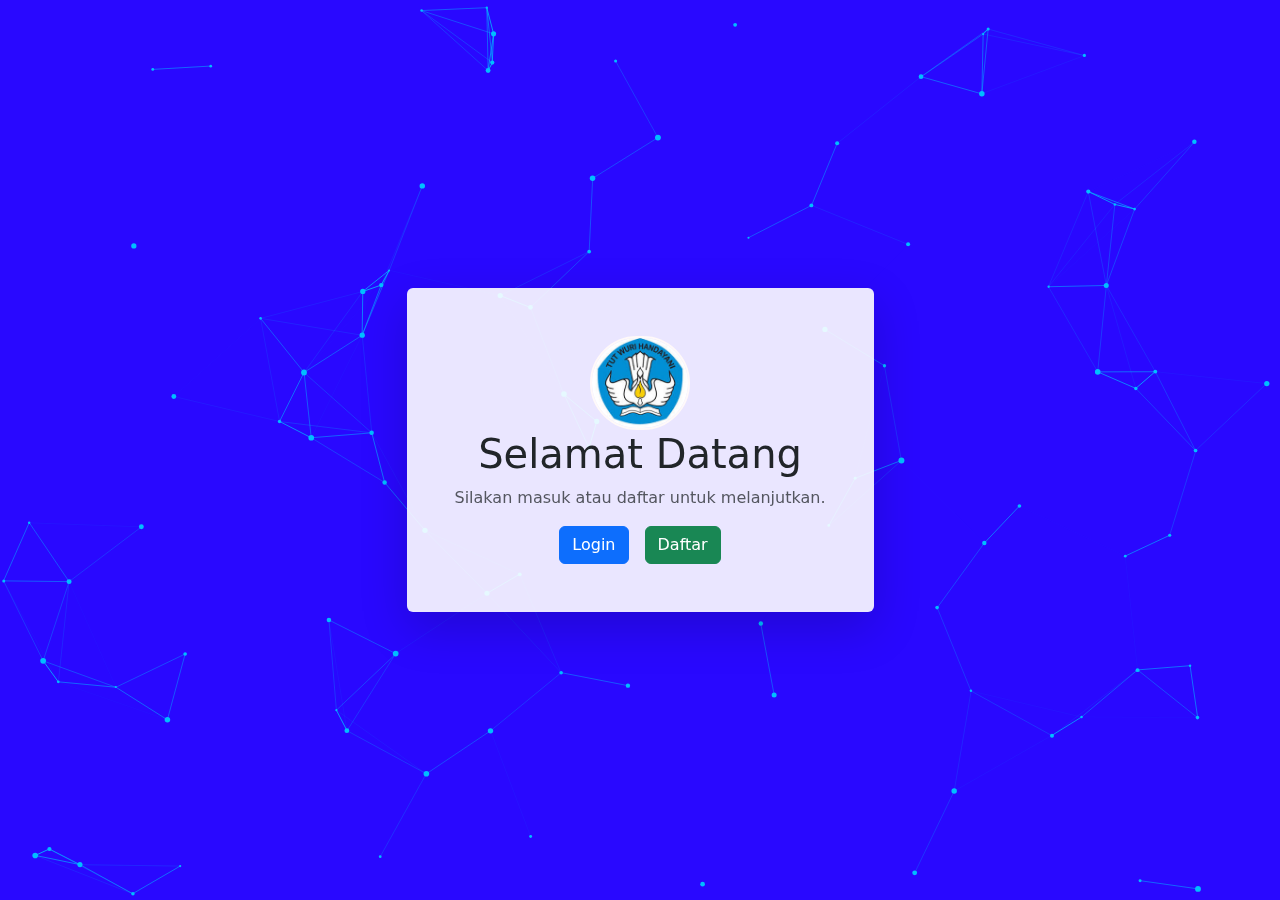
<file: index.html>
<!DOCTYPE html>
<html lang="id">

<head>
    <meta charset="UTF-8" />
    <meta name="viewport" content="width=device-width, initial-scale=1.0" />
    <title>Landing Page</title>
    <link href="https://cdn.jsdelivr.net/npm/bootstrap@5.3.0/dist/css/bootstrap.min.css" rel="stylesheet" />
    <style>
        body,
        html {
            margin: 0;
            padding: 0;
            height: 100%;
            overflow: hidden;
        }

        body {
            background: #2908ff;
        }

        canvas {
            position: fixed;
            top: 0;
            left: 0;
            z-index: -1;
        }

        .content {
            z-index: 1;
        }

        img {
            padding: 0;
            margin: 0;
            box-shadow: inset;
            border-radius: 200px;
            border: 2px solid rgb(255, 249, 249);
        }

        .card-bg {
            background-color: rgba(255, 255, 255, 0.9);
        }
    </style>
</head>

<body>
    <canvas id="networkCanvas"></canvas>

    <div class="d-flex justify-content-center align-items-center vh-100 content">
        <div class="text-center card-bg p-5 rounded shadow-lg">
            <img src="img/logo.jpg" alt="" width="100px" />
            <h1>Selamat Datang</h1>
            <p class="text-muted">Silakan masuk atau daftar untuk melanjutkan.</p>
            <div class="d-flex justify-content-center gap-3 mt-3">
                <a href="login.html" class="btn btn-primary">Login</a>
                <a href="daftar.html" class="btn btn-success">Daftar</a>
            </div>
        </div>
    </div>

    <script>
        const canvas = document.getElementById('networkCanvas');
        const ctx = canvas.getContext('2d');

        canvas.width = window.innerWidth;
        canvas.height = window.innerHeight;

        const nodes = [];
        const maxNodes = 100;

        for (let i = 0; i < maxNodes; i++) {
            nodes.push({
                x: Math.random() * canvas.width,
                y: Math.random() * canvas.height,
                vx: (Math.random() - 0.5) * 0.5,
                vy: (Math.random() - 0.5) * 0.5,
                radius: Math.random() * 2 + 1
            });
        }

        function draw() {
            ctx.clearRect(0, 0, canvas.width, canvas.height);
            for (let i = 0; i < maxNodes; i++) {
                let node = nodes[i];
                ctx.beginPath();
                ctx.arc(node.x, node.y, node.radius, 0, Math.PI * 2);
                ctx.fillStyle = "#00bfff"; // blue dots
                ctx.fill();
                node.x += node.vx;
                node.y += node.vy;

                if (node.x < 0 || node.x > canvas.width) node.vx *= -1;
                if (node.y < 0 || node.y > canvas.height) node.vy *= -1;

                for (let j = i + 1; j < maxNodes; j++) {
                    let node2 = nodes[j];
                    let dx = node.x - node2.x;
                    let dy = node.y - node2.y;
                    let dist = Math.sqrt(dx * dx + dy * dy);
                    if (dist < 120) {
                        ctx.beginPath();
                        ctx.moveTo(node.x, node.y);
                        ctx.lineTo(node2.x, node2.y);
                        ctx.strokeStyle = "rgba(0, 191, 255," + (1 - dist / 120) + ")";
                        ctx.stroke();
                    }
                }
            }
            requestAnimationFrame(draw);
        }

        draw();

        window.addEventListener('resize', () => {
            canvas.width = window.innerWidth;
            canvas.height = window.innerHeight;
        });
    </script>
</body>

</html>
</file>
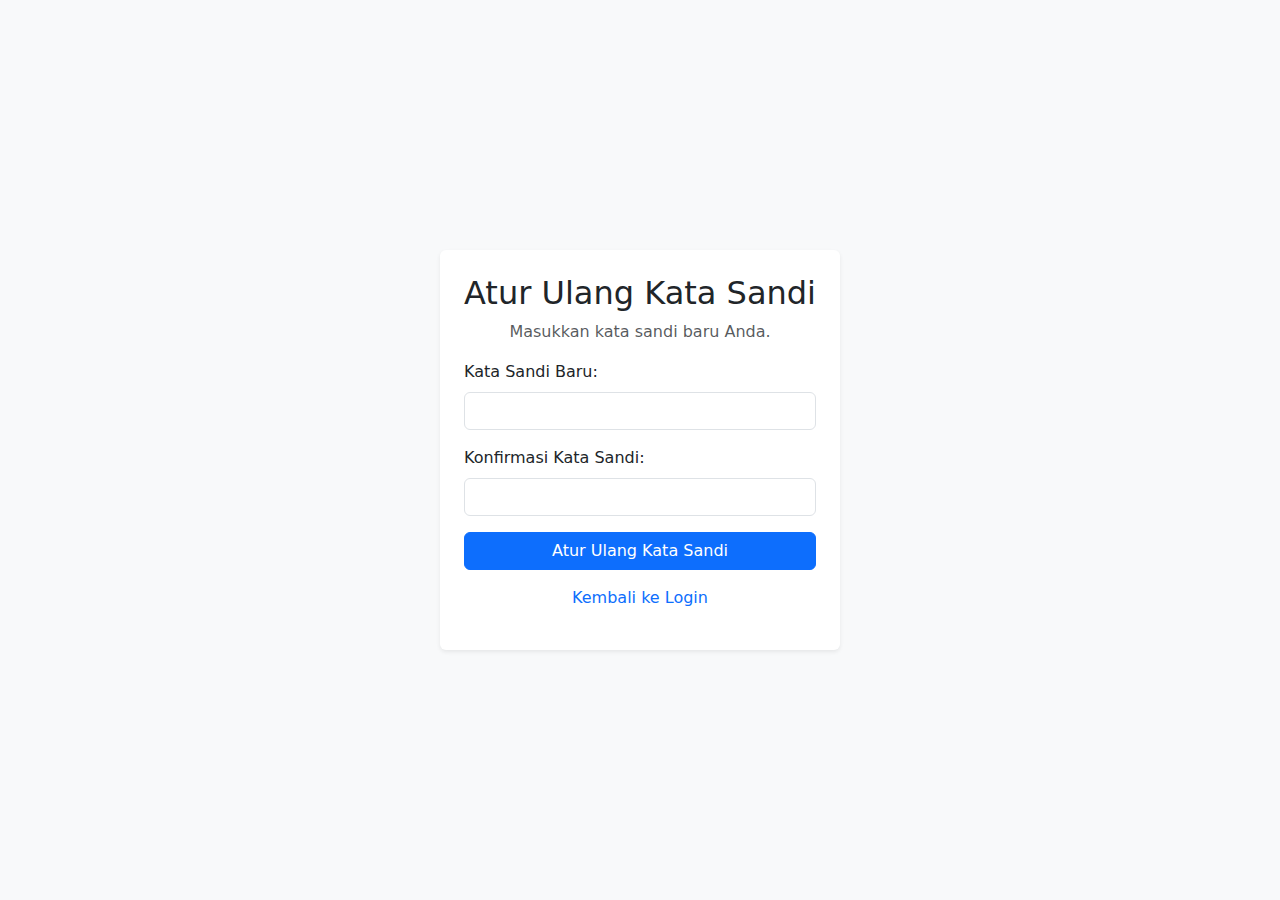
<file: atur-ulang-kata-sandi.html>
<!DOCTYPE html>
<html lang="id">
<head>
    <meta charset="UTF-8">
    <meta name="viewport" content="width=device-width, initial-scale=1.0">
    <title>Atur Ulang Kata Sandi</title>
    <link href="https://cdn.jsdelivr.net/npm/bootstrap@5.3.0/dist/css/bootstrap.min.css" rel="stylesheet">
</head>
<body class="d-flex justify-content-center align-items-center vh-100 bg-light">
    <div class="container bg-white p-4 rounded shadow-sm" style="max-width: 400px;">
        <h2 class="text-center">Atur Ulang Kata Sandi</h2>
        <p class="text-center text-muted">Masukkan kata sandi baru Anda.</p>
        <form action="#" method="POST">
            <div class="mb-3">
                <label for="new-password" class="form-label">Kata Sandi Baru:</label>
                <input type="password" id="new-password" name="new-password" class="form-control" required>
            </div>
            <div class="mb-3">
                <label for="confirm-password" class="form-label">Konfirmasi Kata Sandi:</label>
                <input type="password" id="confirm-password" name="confirm-password" class="form-control" required>
            </div>
            <a href="berhasil-ubah-kata-sandi.html" class="btn btn-primary w-100">Atur Ulang Kata Sandi</a>
        </form>
        <p class="text-center mt-3"><a href="login.html" class="text-decoration-none">Kembali ke Login</a></p>
    </div>
</body>
</html>
</file>
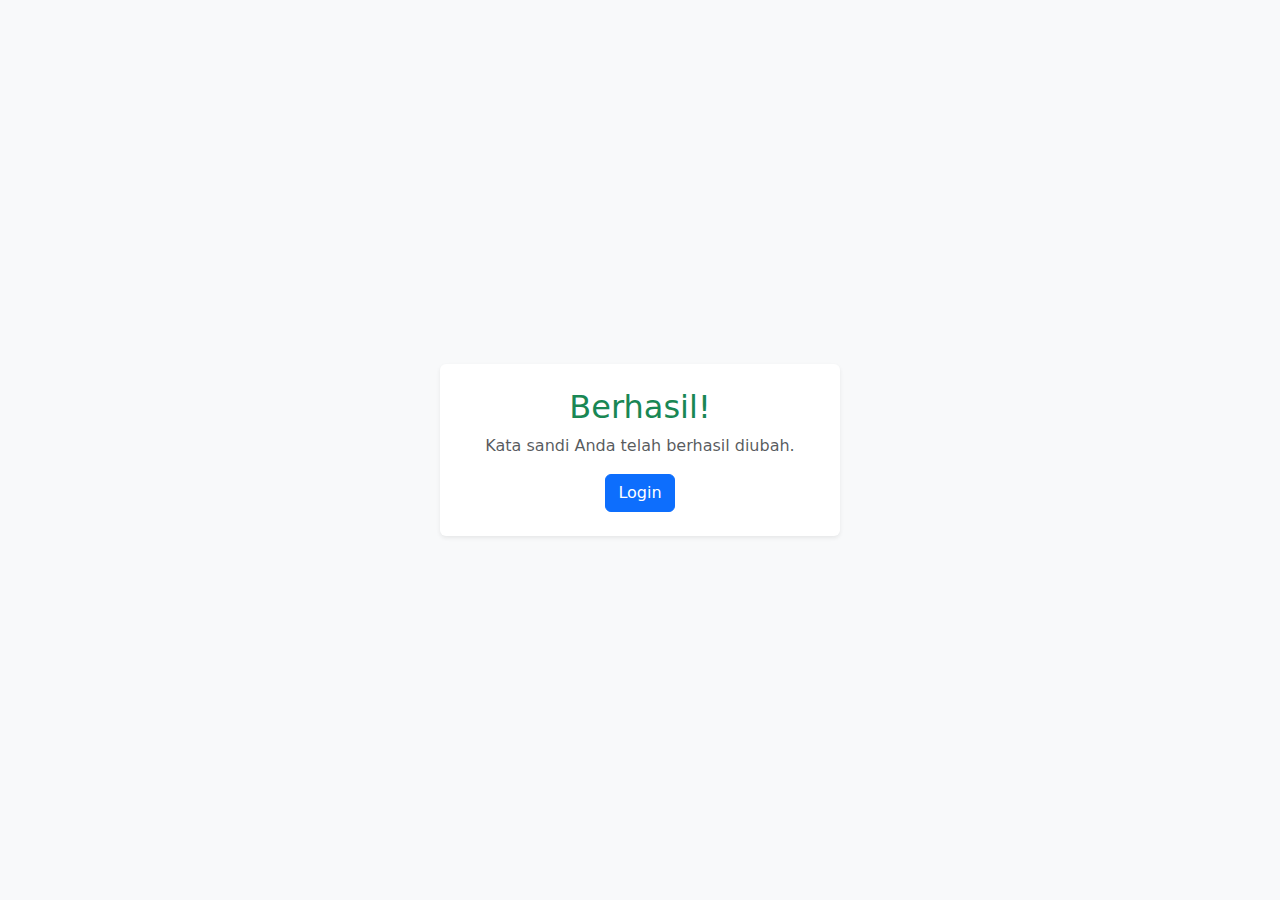
<file: berhasil-ubah-kata-sandi.html>
<!DOCTYPE html>
<html lang="id">
<head>
    <meta charset="UTF-8">
    <meta name="viewport" content="width=device-width, initial-scale=1.0">
    <title>Kata Sandi Berhasil Diubah</title>
    <link href="https://cdn.jsdelivr.net/npm/bootstrap@5.3.0/dist/css/bootstrap.min.css" rel="stylesheet">
</head>
<body class="d-flex justify-content-center align-items-center vh-100 bg-light">
    <div class="container bg-white p-4 rounded shadow-sm text-center" style="max-width: 400px;">
        <h2 class="text-success">Berhasil!</h2>
        <p class="text-muted">Kata sandi Anda telah berhasil diubah.</p>
        <a href="login.html" class="btn btn-primary">Login</a>
    </div>
</body>
</html>
</file>
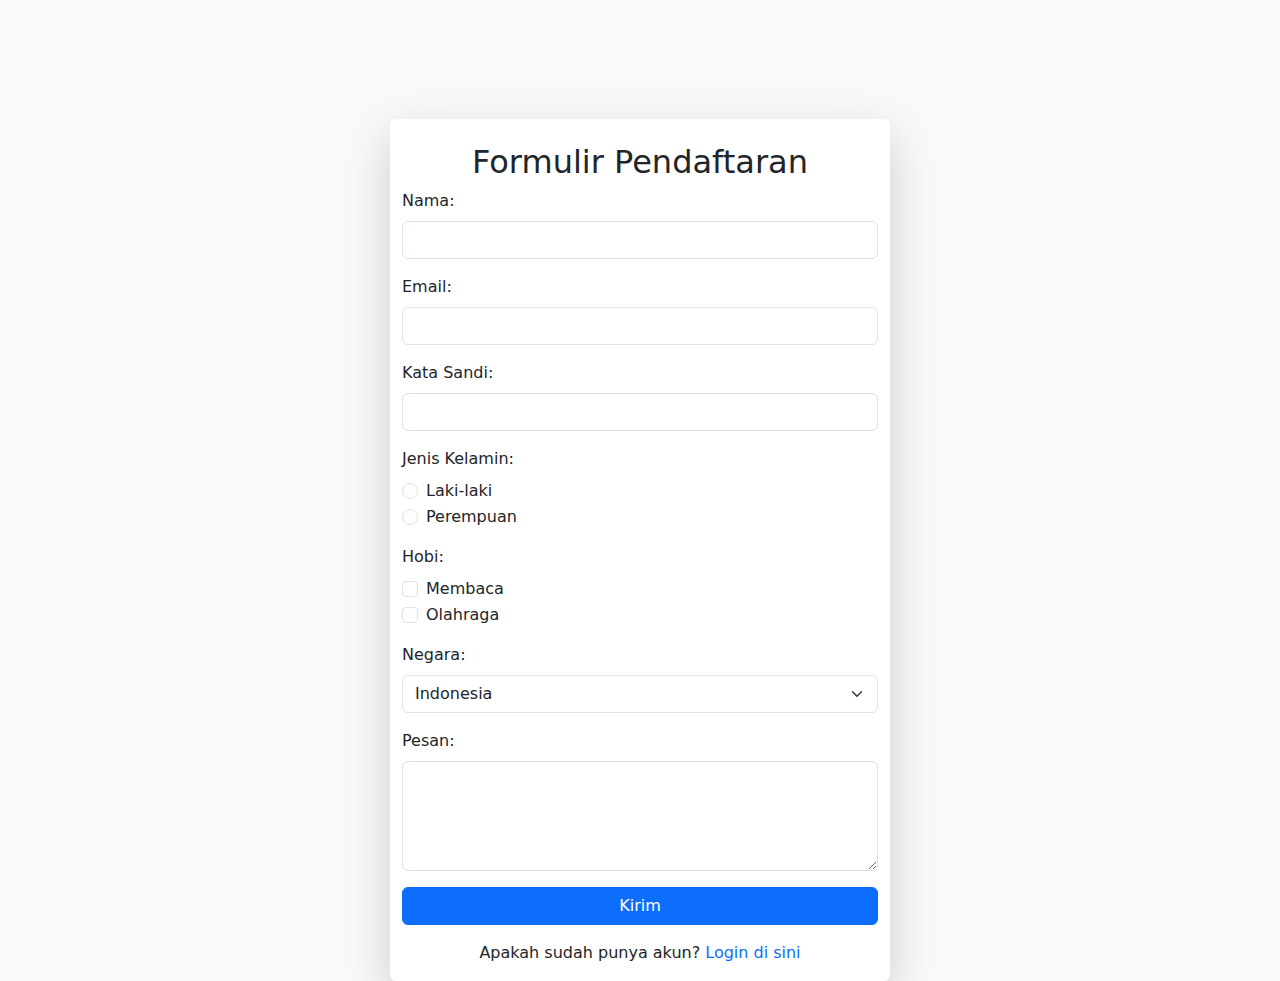
<file: daftar.html>
<!DOCTYPE html>
<html lang="id">
<style>
    body {
        padding: 20px;
        padding-top: 220px;
        margin: 20px;
    }
</style>

<head>
    <meta charset="UTF-8">
    <meta name="viewport" content="width=device-width, initial-scale=1.0">
    <title>Formulir Pendaftaran</title>
    <!-- CSS Bootstrap -->
    <link href="https://cdn.jsdelivr.net/npm/bootstrap@5.3.0/dist/css/bootstrap.min.css" rel="stylesheet">
</head>

<body class="d-flex justify-content-center align-items-center vh-100 bg-light">
    <div class="container bg-white p-9 rounded shadow-lg" style="max-width: 500px;">
        <br>
        <h2 class="text-center ">Formulir Pendaftaran</h2>
        <form action="#" method="POST">

            <div class="mb-3">
                <label for="name" class="form-label">Nama:</label>
                <input type="text" id="name" name="name" class="form-control" required>
            </div>

            <div class="mb-3">
                <label for="email" class="form-label">Email:</label>
                <input type="email" id="email" name="email" class="form-control" required>
            </div>

            <div class="mb-3">
                <label for="password" class="form-label">Kata Sandi:</label>
                <input type="password" id="password" name="password" class="form-control" required>
            </div>

            <div class="mb-3">
                <label class="form-label">Jenis Kelamin:</label>
                <div class="form-check">
                    <input type="radio" id="male" name="gender" value="male" class="form-check-input" required>
                    <label for="male" class="form-check-label">Laki-laki</label>
                </div>
                <div class="form-check">
                    <input type="radio" id="female" name="gender" value="female" class="form-check-input" required>
                    <label for="female" class="form-check-label">Perempuan</label>
                </div>
            </div>

            <div class="mb-3">
                <label class="form-label">Hobi:</label>
                <div class="form-check">
                    <input type="checkbox" id="reading" name="hobby" value="reading" class="form-check-input">
                    <label for="reading" class="form-check-label">Membaca</label>
                </div>
                <div class="form-check">
                    <input type="checkbox" id="sports" name="hobby" value="sports" class="form-check-input">
                    <label for="sports" class="form-check-label">Olahraga</label>
                </div>
            </div>

            <div class="mb-3">
                <label for="country" class="form-label">Negara:</label>
                <select id="country" name="country" class="form-select">
                    <option value="Indonesia">Indonesia</option>
                    <option value="Malaysia">Malaysia</option>
                    <option value="Singapura">Singapura</option>
                </select>
            </div>

            <div class="mb-3">
                <label for="message" class="form-label">Pesan:</label>
                <textarea id="message" name="message" rows="4" class="form-control"></textarea>
            </div>

            <button type="submit" class="btn btn-primary w-100">Kirim</button>

        </form>
        <p class="text-center mt-3">Apakah sudah punya akun? <a href="login.html" class="text-decoration-none">Login di
                sini</a></p>
    </div>

    <script>
        document.querySelector("form").addEventListener("submit", function (event) {
            event.preventDefault(); // Mencegah form dikirim secara default
            window.location.href = "login.html"; // Redirect ke halaman dasbor
        });
    </script>

</body>

</html>
</file>
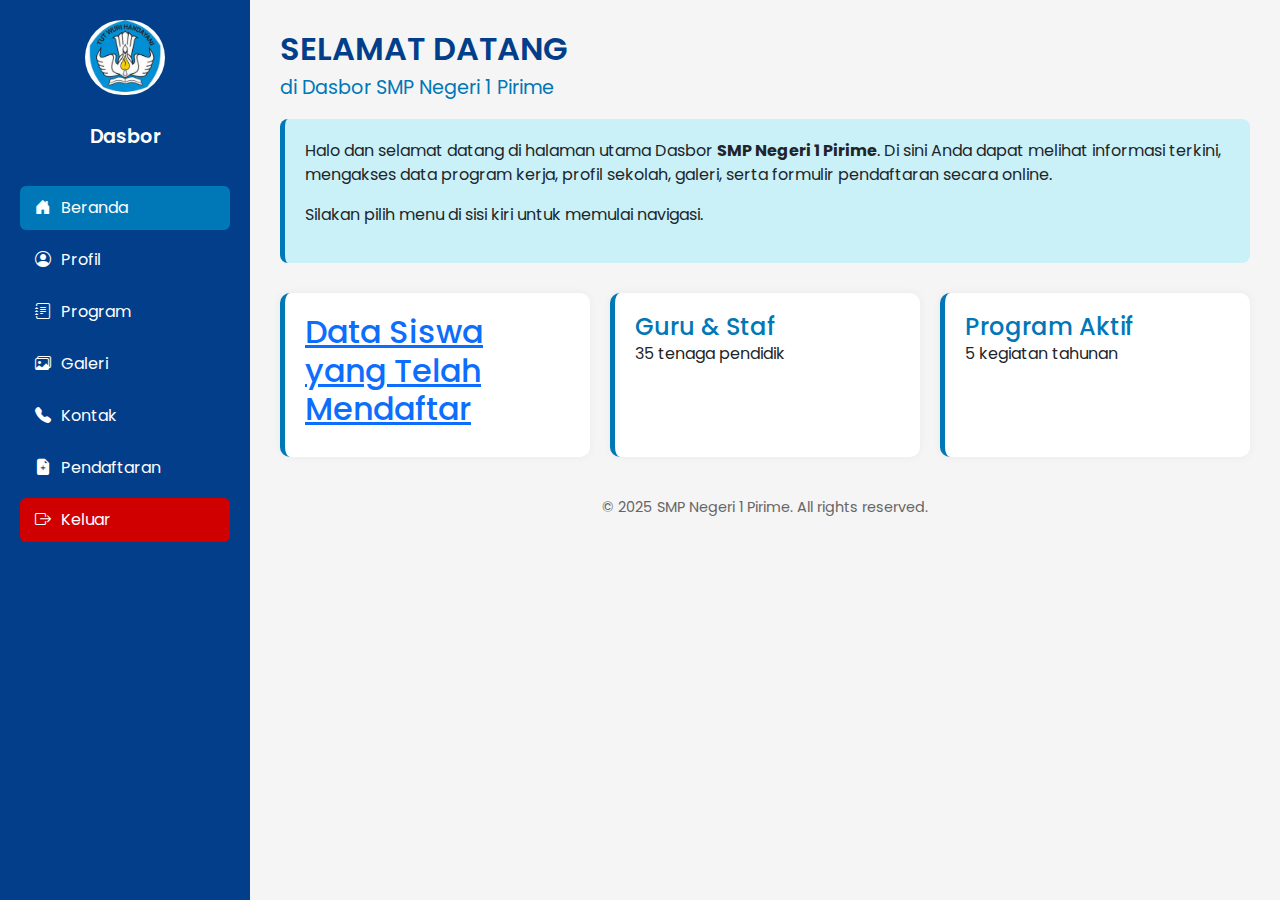
<file: dasbor.html>
<!DOCTYPE html>
<html lang="id">

<head>
    <meta charset="UTF-8" />
    <meta name="viewport" content="width=device-width, initial-scale=1.0" />
    <title>Dasbor - SMP Negeri 1 Pirime</title>

    <link rel="stylesheet" href="css/style.css">
    <link href="https://cdn.jsdelivr.net/npm/bootstrap@5.3.0/dist/css/bootstrap.min.css" rel="stylesheet">
    <link href="https://cdn.jsdelivr.net/npm/bootstrap-icons@1.10.5/font/bootstrap-icons.css" rel="stylesheet">
    <link href="https://fonts.googleapis.com/css2?family=Poppins:wght@400;600&display=swap" rel="stylesheet">

    <style>
        * {
            margin: 0;
            padding: 0;
            box-sizing: border-box;
        }

        body {
            font-family: 'Poppins', sans-serif;
            background-color: #f4f4f4;
            display: flex;
            min-height: 100vh;
        }

        .sidebar {
            width: 250px;
            background-color: #023e8a;
            color: white;
            display: flex;
            flex-direction: column;
            padding: 20px;
            position: fixed;
            height: 100vh;
        }

        .sidebar .logo {
            text-align: center;
            margin-bottom: 20px;
        }

        .sidebar .logo img {
            width: 80px;
            border-radius: 100px;
        }

        .sidebar h2 {
            text-align: center;
            font-size: 1.2rem;
            margin: 10px 0 30px;
            font-weight: 600;
        }

        .menu a {
            display: flex;
            align-items: center;
            padding: 10px 15px;
            margin: 8px 0;
            color: #ffffff;
            text-decoration: none;
            border-radius: 6px;
            transition: background-color 0.3s;
        }

        .menu a i {
            margin-right: 10px;
        }

        .menu a:hover,
        .menu a.active {
            background-color: #0077b6;
        }

        .logout {
            margin-top: auto;
            background-color: #d00000 !important;
        }

        .content {
            margin-left: 250px;
            padding: 30px;
            width: calc(100% - 250px);
        }

        header h1 {
            font-size: 2rem;
            color: #023e8a;
            font-weight: 600;
        }

        header h2 {
            color: #0077b6;
            font-weight: 400;
            font-size: 1.2rem;
        }

        .welcome-box {
            background-color: #caf0f8;
            padding: 20px;
            border-left: 5px solid #0077b6;
            border-radius: 8px;
            margin-top: 20px;
        }

        .stats-box {
            display: flex;
            gap: 20px;
            margin-top: 30px;
            flex-wrap: wrap;
        }

        .stat-card {
            flex: 1 1 200px;
            background-color: #fff;
            padding: 20px;
            border-left: 5px solid #0077b6;
            border-radius: 10px;
            box-shadow: 0 0 10px rgba(0, 0, 0, 0.05);
        }

        .logo-img {
            border-radius: 100px;
        }

        .stat-card h4 {
            margin: 0;
            color: #0077b6;
        }

        footer {
            margin-top: 40px;
            text-align: center;
            font-size: 0.9em;
            color: #666;
        }
    </style>
</head>

<body>
    <aside class="sidebar">
        <div class="logo">
            <img src="img/logo.jpg" alt="Logo IPMP" />
        </div>
        <h2>Dasbor</h2>
        <nav class="menu">
            <a href="dasbor.html" class="active"><i class="bi bi-house-door-fill"></i> Beranda</a>
            <a href="profile.html"><i class="bi bi-person-circle"></i> Profil</a>
            <a href="program.html"><i class="bi bi-journal-text"></i> Program</a>
            <a href="galeri.html"><i class="bi bi-images"></i> Galeri</a>
            <a href="kontak.html"><i class="bi bi-telephone-fill"></i> Kontak</a>
            <a href="daftar.html"><i class="bi bi-file-earmark-plus-fill"></i> Pendaftaran</a>
            <a href="index.html" class="logout"><i class="bi bi-box-arrow-right"></i> Keluar</a>
        </nav>
    </aside>

    <main class="content">
        <header>
            <h1>SELAMAT DATANG</h1>
            <h2>di Dasbor SMP Negeri 1 Pirime</h2>
        </header>

        <div class="welcome-box">
            <p>Halo dan selamat datang di halaman utama Dasbor <strong>SMP Negeri 1 Pirime</strong>. Di sini Anda dapat
                melihat informasi terkini, mengakses data program kerja, profil sekolah, galeri, serta formulir
                pendaftaran secara online.</p>
            <p>Silakan pilih menu di sisi kiri untuk memulai navigasi.</p>
        </div>

        <div class="stats-box">
            <div class="stat-card">
                <h2> <a href="datasiswa.html">Data Siswa yang Telah Mendaftar</a></h2>
                <table border="1" cellpadding="8">
                    <thead>

                    </thead>
                    <tbody id="tabelSiswa"></tbody>
                </table>

            </div>
            <div class="stat-card">
                <h4>Guru & Staf</h4>
                <p>35 tenaga pendidik</p>
            </div>
            <div class="stat-card">
                <h4>Program Aktif</h4>
                <p>5 kegiatan tahunan</p>
            </div>
        </div>

        <footer>
            <p>&copy; 2025 SMP Negeri 1 Pirime. All rights reserved.</p>
        </footer>
    </main>


    <script>
        const dataSiswa = JSON.parse(localStorage.getItem('dataSiswa')) || [];
        const tbody = document.getElementById('tabelSiswa');

        dataSiswa.forEach((siswa, index) => {
            const row = document.createElement('tr');
            row.innerHTML = `
<td>${index + 1}</td>
<td>${siswa.nama}</td>
<td>${siswa.ttl}</td>
<td>${siswa.jk}</td>
`;
            tbody.appendChild(row);
        });
    </script>
</body>

</html>
</file>
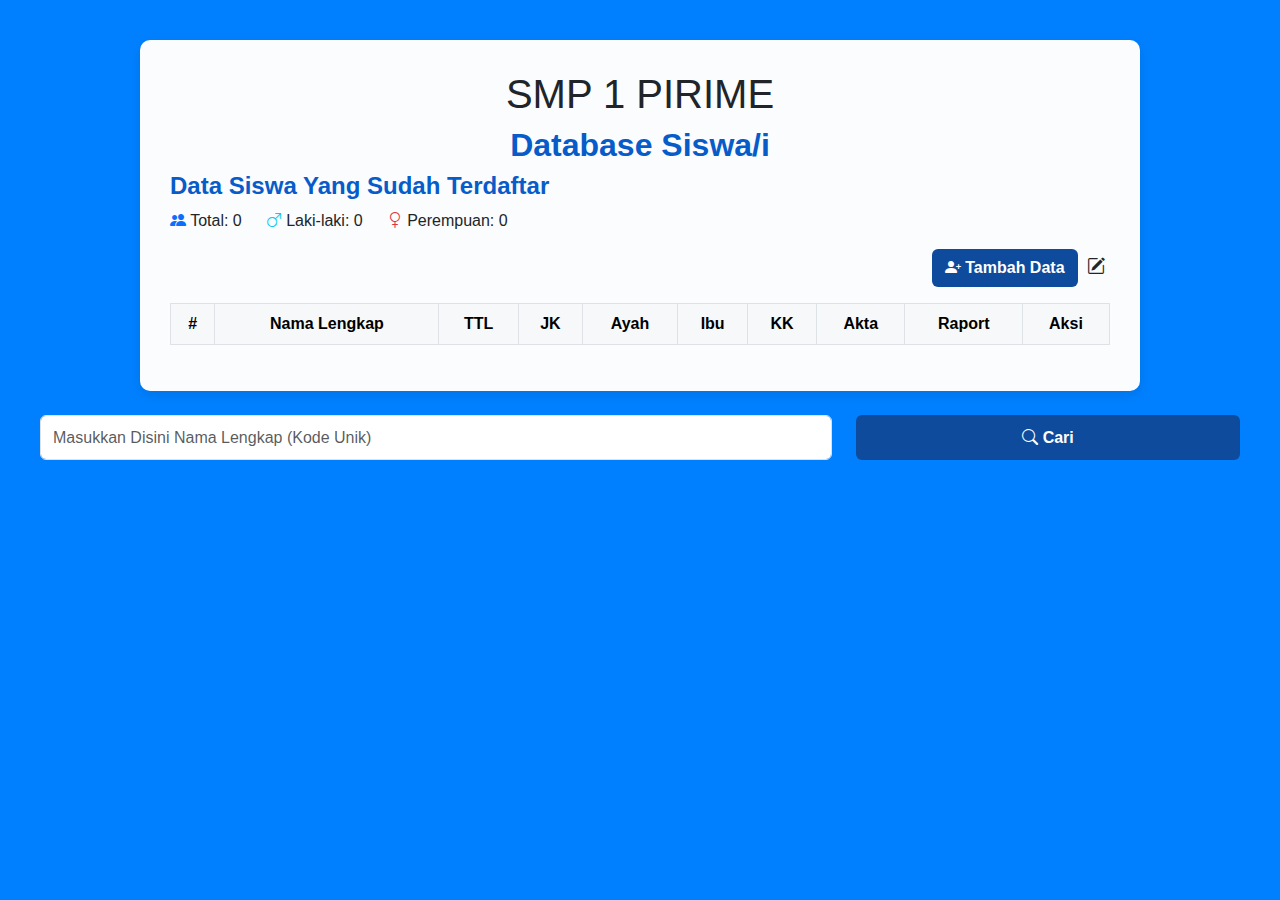
<file: datasiswa.html>
<!DOCTYPE html>
<html lang="id">

<head>
    <meta charset="UTF-8" />
    <meta name="viewport" content="width=device-width, initial-scale=1.0" />
    <title>Dashboard - Data Siswa</title>
    <link href="https://cdn.jsdelivr.net/npm/bootstrap@5.3.0/dist/css/bootstrap.min.css" rel="stylesheet">
    <link href="https://cdn.jsdelivr.net/npm/bootstrap-icons/font/bootstrap-icons.css" rel="stylesheet">
    <style>
        body {
            font-family: 'Poppins', sans-serif;
            padding: 40px;
            background-color: #0080ff;
        }

        .container {
            max-width: 1000px;
            background-color: rgb(250, 252, 253);
            padding: 30px;
            border-radius: 10px;
            box-shadow: 0 4px 12px rgba(0, 0, 0, 0.1);
        }

        h2,
        h4 {
            color: #085cc9;
            font-weight: bold;
        }

        .btn {
            background-color: #0e4b9c;
            color: white;
            font-weight: 600;
        }

        .btn:hover {
            background-color: #0077b6;
        }

        .table th {
            background-color: #f6f8fa;
            color: black;
        }

        .icon-btn {
            font-size: 18px;
            margin: 0 5px;
            cursor: pointer;
        }

        .icon-btn:hover {
            color: #0077b6;
        }

        .alert {
            margin-top: 20px;
            background-color: #d4edda;
            color: #155724;
        }

        @media print {
            body * {
                visibility: hidden;
            }

            #hasilCari,
            #hasilCari * {
                visibility: visible;

            }

            #hasilCari {
                position: absolute;
                left: 0;
                top: 0;
                width: 100%;
                padding: 40px;

            }
        }

        /* Hapus style lama tombol yang tidak cocok */
        button {
            padding: 100px 200px;
            font-weight: 600;
            background-color: #023e8a;
            color: white;
            border: none;
            border-radius: 5px;
            padding-right: 200px;
        }

        button:hover {
            background-color: #0077b6;
        }

        /* Buat input dan tombol jadi satu baris di layout */
        .row .form-control {
            height: 45px;
            font-size: 16px;
        }

        .row .btn {
            height: 45px;
            font-size: 16px;
        }
    </style>
</head>

<body>
    <div class="container">
        <h1 style="text-align: center;">SMP 1 PIRIME</h1>
        <h2 class="text-center">Database Siswa/i</h2>
        <h4>Data Siswa Yang Sudah Terdaftar</h4>

        <div id="notif" class="alert d-none">Data berhasil disimpan!</div>

        <div class="text-end mb-3">
            <div class="d-flex justify-content-between align-items-center mb-3">
                <div class="d-flex gap-4 align-items-center">
                    <div><i class="bi bi-people-fill text-primary"></i> Total: <span id="totalSiswa">0</span></div>
                    <div><i class="bi bi-gender-male text-info"></i> Laki-laki: <span id="totalLaki">0</span></div>
                    <div><i class="bi bi-gender-female text-danger"></i> Perempuan: <span id="totalPerempuan">0</span>
                    </div>
                </div>

            </div>

            <a href="pedaftaran.html" class="btn"><i class="bi bi-person-plus-fill"></i> Tambah Data</a>
            <i class="bi bi-pencil-square icon-btn" title="Edit" onclick="editData(${index})"></i>

        </div>

        <div class="table-responsive">
            <table class="table table-bordered align-middle text-center">
                <thead>
                    <tr>
                        <th>#</th>
                        <th>Nama Lengkap</th>
                        <th>TTL</th>
                        <th>JK</th>
                        <th>Ayah</th>
                        <th>Ibu</th>
                        <th>KK</th>
                        <th>Akta</th>
                        <th>Raport</th>
                        <th>Aksi</th>
                    </tr>
                </thead>
                <tbody id="dataSiswaTable"></tbody>
            </table>
        </div>
    </div>
    <br>
    <div class="row mb-4">
        <div class="col-md-8">
            <input type="text" id="kodeCari" class="form-control"
                placeholder="Masukkan Disini Nama Lengkap (Kode Unik)" />
        </div>
        <div class="col-md-4">
            <button onclick="cariDataKode()" class="btn w-100">
                <i class="bi bi-search"></i> Cari
            </button>
        </div>
    </div>


    <div id="hasilCari" class="mt-3"></div>
    </div>
    <script>
        function cariDataKode() {
            const kode = document.getElementById('kodeCari').value.trim().toLowerCase();
            const dataSiswa = JSON.parse(localStorage.getItem('dataSiswa')) || [];
            const hasil = dataSiswa.find(siswa => siswa.nama.toLowerCase() === kode);
            const hasilDiv = document.getElementById('hasilCari');

            if (hasil) {
                hasilDiv.innerHTML = `
                    <div class="border p-4" style="border: 2px solid #000; max-width: 700px; margin: auto;">
                        <div class="text-center mb-4">
                              <div class="text-center"><img src="logo.jpg" alt="" width="100px"></div>
                            <h4 style="text-transform: uppercase;">SMP 1 PIRIME</h4>
                            <h4 style="text-transform: uppercase;">Data Siswa  Yang Sudah Terdaftar</h4>
                            <hr>
                        </div>
                        <table class="table table-bordered">
                            <tr>
                                <th width="40%">Nama Lengkap</th>
                                <td>${hasil.nama}</td>
                            </tr>
                            <tr>
                                <th>Tempat, Tanggal Lahir</th>
                                <td>${hasil.ttl}</td>
                            </tr>
                            <tr>
                                <th>Jenis Kelamin</th>
                                <td>${hasil.jk}</td>
                            </tr>
                            <tr>
                                <th>Nama Ayah</th>
                                <td>${hasil.ayah}</td>
                            </tr>
                            <tr>
                                <th>Nama Ibu</th>
                                <td>${hasil.ibu}</td>
                            </tr>
                            <tr>
                                <th>Kartu Keluarga (KK)</th>
                                <td>${hasil.kk}</td>
                            </tr>
                            <tr>
                                <th>Akta Kelahiran</th>
                                <td>${hasil.akta}</td>
                            </tr>
                            <tr>
                                <th>Raport Terakhir</th>
                                <td>${hasil.raport}</td>
                            </tr>
                        </table>
                        <div class="text-end mt-4">
                            <button class="btn btn-success" onclick="window.print()">
                                <i class="bi bi-printer"></i> Cetak
                            </button>
                        </div>
                    </div>
                `;
            } else {
                hasilDiv.innerHTML = '<div class="alert alert-danger">Data tidak ditemukan untuk nama tersebut.</div>';
            }
        }
    </script>

    <script>
        window.onload = function () {
            const dataEdit = JSON.parse(localStorage.getItem('dataEditSiswa'));
            const indexEdit = localStorage.getItem('editIndex');

            if (dataEdit && indexEdit !== null) {
                document.getElementById('nama').value = dataEdit.nama;
                document.getElementById('ttl').value = dataEdit.ttl;
                document.getElementById('jk').value = dataEdit.jk;
                document.getElementById('ayah').value = dataEdit.ayah;
                document.getElementById('ibu').value = dataEdit.ibu;
                document.getElementById('kk').value = dataEdit.kk;
                document.getElementById('akta').value = dataEdit.akta;
                document.getElementById('raport').value = dataEdit.raport;
            }

            document.getElementById('formPendaftaran').onsubmit = function (e) {
                e.preventDefault();
                const dataSiswa = JSON.parse(localStorage.getItem('dataSiswa')) || [];
                const siswaBaru = {
                    nama: document.getElementById('nama').value,
                    ttl: document.getElementById('ttl').value,
                    jk: document.getElementById('jk').value,
                    ayah: document.getElementById('ayah').value,
                    ibu: document.getElementById('ibu').value,
                    kk: document.getElementById('kk').value,
                    akta: document.getElementById('akta').value,
                    raport: document.getElementById('raport').value
                };

                if (indexEdit !== null) {
                    dataSiswa[indexEdit] = siswaBaru;
                    localStorage.removeItem('editIndex');
                    localStorage.removeItem('dataEditSiswa');
                } else {
                    dataSiswa.push(siswaBaru);
                }

                localStorage.setItem('dataSiswa', JSON.stringify(dataSiswa));
                window.location.href = "dashboard.html";
            };
        }

    </script>

    <script src="js/app.js"></script>
</body>

</html>
</file>
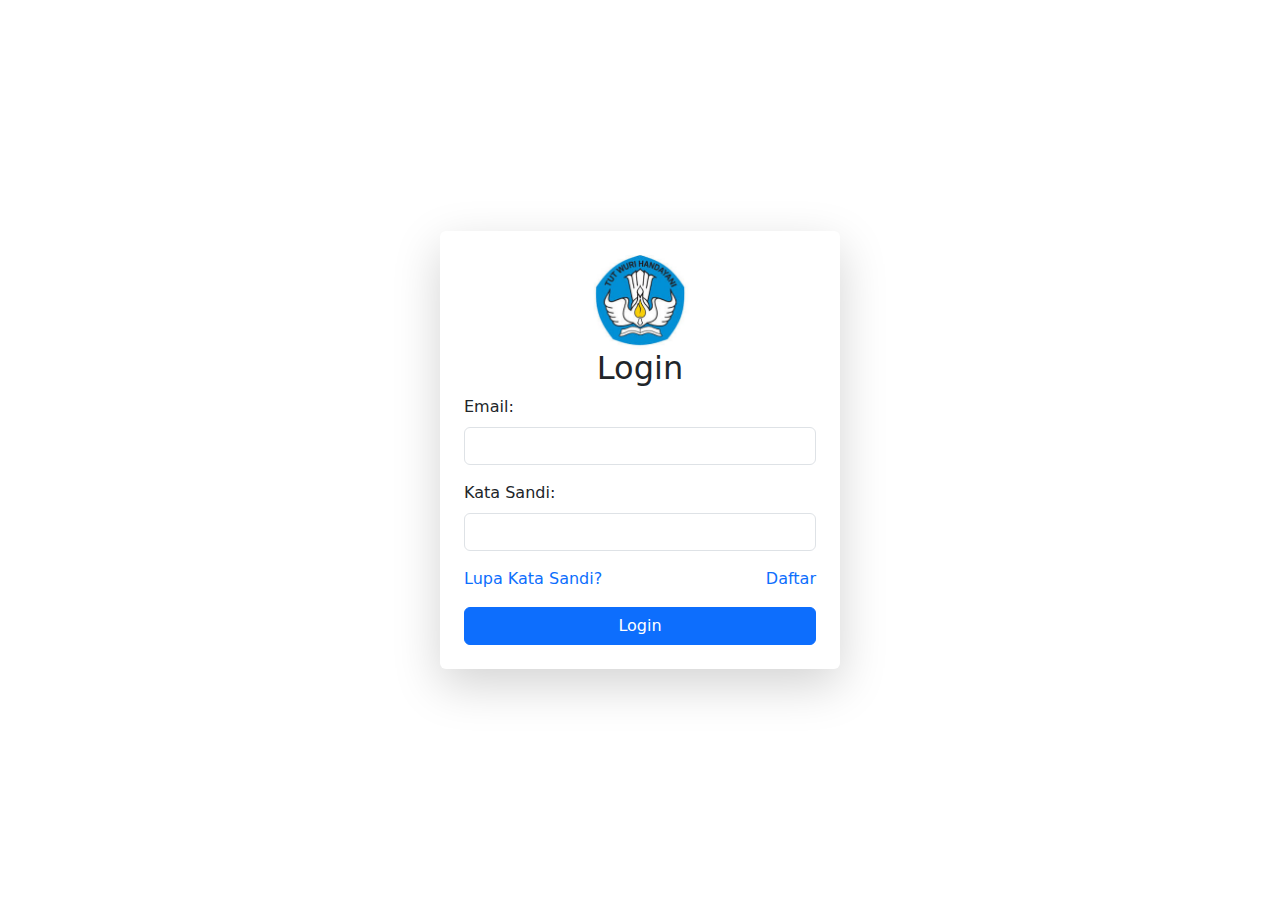
<file: login.html>
<!DOCTYPE html>
<html lang="id">

<head>
    <meta charset="UTF-8">
    <meta name="viewport" content="width=device-width, initial-scale=1.0">
    <title>Halaman Login</title>
    <link rel="stylesheet" href="css/style.css">
    <link href="https://cdn.jsdelivr.net/npm/bootstrap@5.3.0/dist/css/bootstrap.min.css" rel="stylesheet">

    <style>
        body {
            background: #ffffff;
        }
    </style>
</head>

<body class="d-flex justify-content-center align-items-center vh-100 bg-blue">
    <div class="container-sm bg-blue p-4 rounded shadow-lg" style="max-width: 400px;">
        <div class="text-center"><img src="img/logo.jpg" alt="" width="100px"></div>
        <h2 class="text-center">Login</h2>
        <form method="POST">
            <div class="mb-3">
                <label for="email" class="form-label">Email:</label>
                <input type="email" id="email" name="email" class="form-control" required>
            </div>

            <div class="mb-3">
                <label for="password" class="form-label">Kata Sandi:</label>
                <input type="password" id="password" name="password" class="form-control" required>
            </div>

            <div class="d-flex justify-content-between mb-3">
                <a href="lupa-sandi.html" class="text-decoration-none">Lupa Kata Sandi?</a>
                <a href="daftar.html" class="text-decoration-none">Daftar</a>
            </div>

            <button type="submit" class="btn btn-primary w-100">Login</button>
        </form>
    </div>

    <script>
        document.querySelector("form").addEventListener("submit", function (event) {
            event.preventDefault(); // Mencegah form dikirim secara default
            let email = document.getElementById("email").value; // Ambil nilai email
            window.location.href = `dasbor.html?user=${encodeURIComponent(email)}`; // Redirect dengan parameter email
        });
    </script>


</body>

</html>
</file>
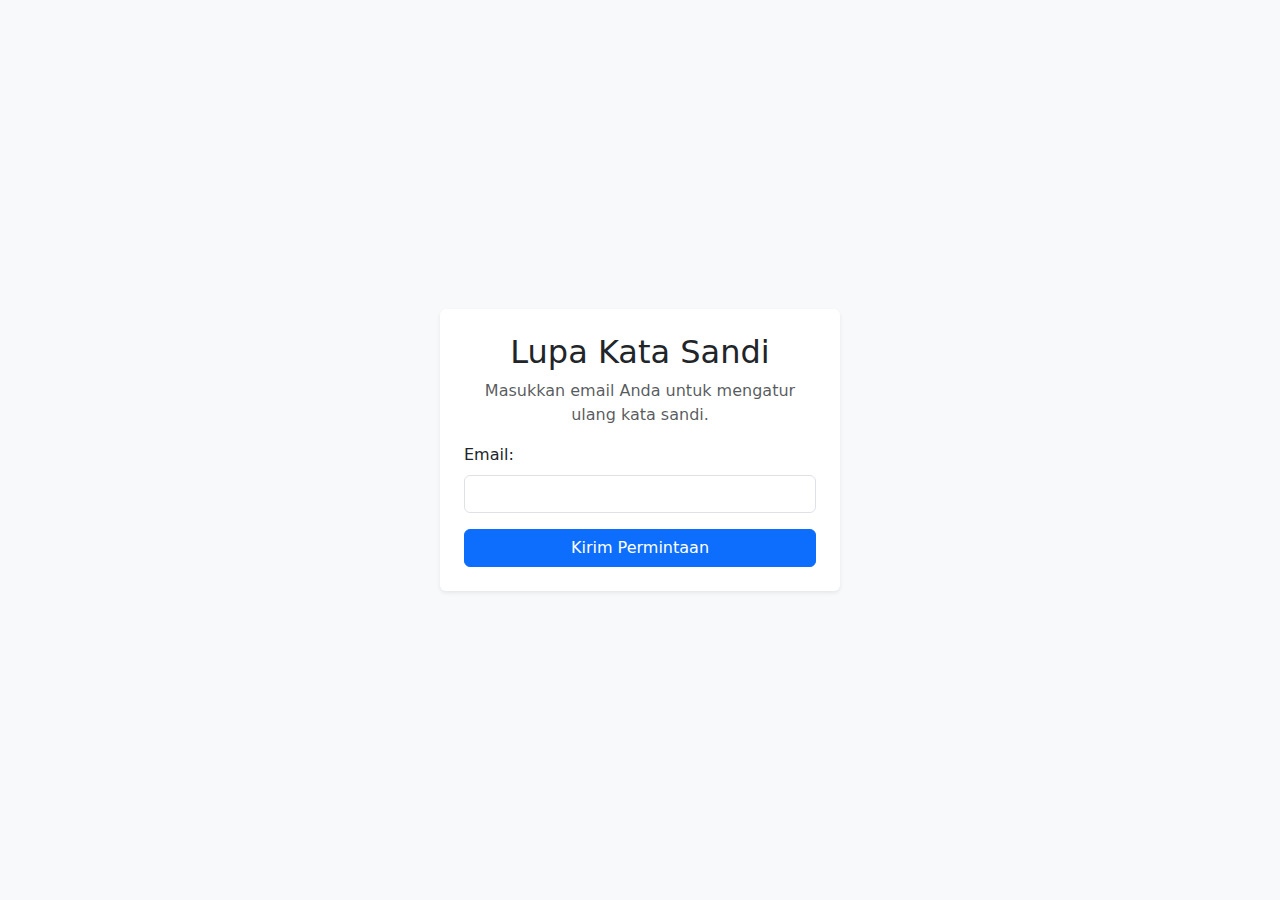
<file: lupa-sandi.html>
<!DOCTYPE html>
<html lang="id">
<head>
    <meta charset="UTF-8">
    <meta name="viewport" content="width=device-width, initial-scale=1.0">
    <title>Lupa Kata Sandi</title>
    <link href="https://cdn.jsdelivr.net/npm/bootstrap@5.3.0/dist/css/bootstrap.min.css" rel="stylesheet">
</head>
<body class="d-flex justify-content-center align-items-center vh-100 bg-light">
    <div class="container bg-white p-4 rounded shadow-sm" style="max-width: 400px;">
        <h2 class="text-center">Lupa Kata Sandi</h2>
        <p class="text-center text-muted">Masukkan email Anda untuk mengatur ulang kata sandi.</p>
        <form action="#" method="POST">
            <div class="mb-3">
                <label for="email" class="form-label">Email:</label>
                <input type="email" id="email" name="email" class="form-control" required>
            </div>
            <a href="atur-ulang-kata-sandi.html" class="btn btn-primary w-100">Kirim Permintaan</a>
        </form>
    </div>
</body>
</html>
</file>
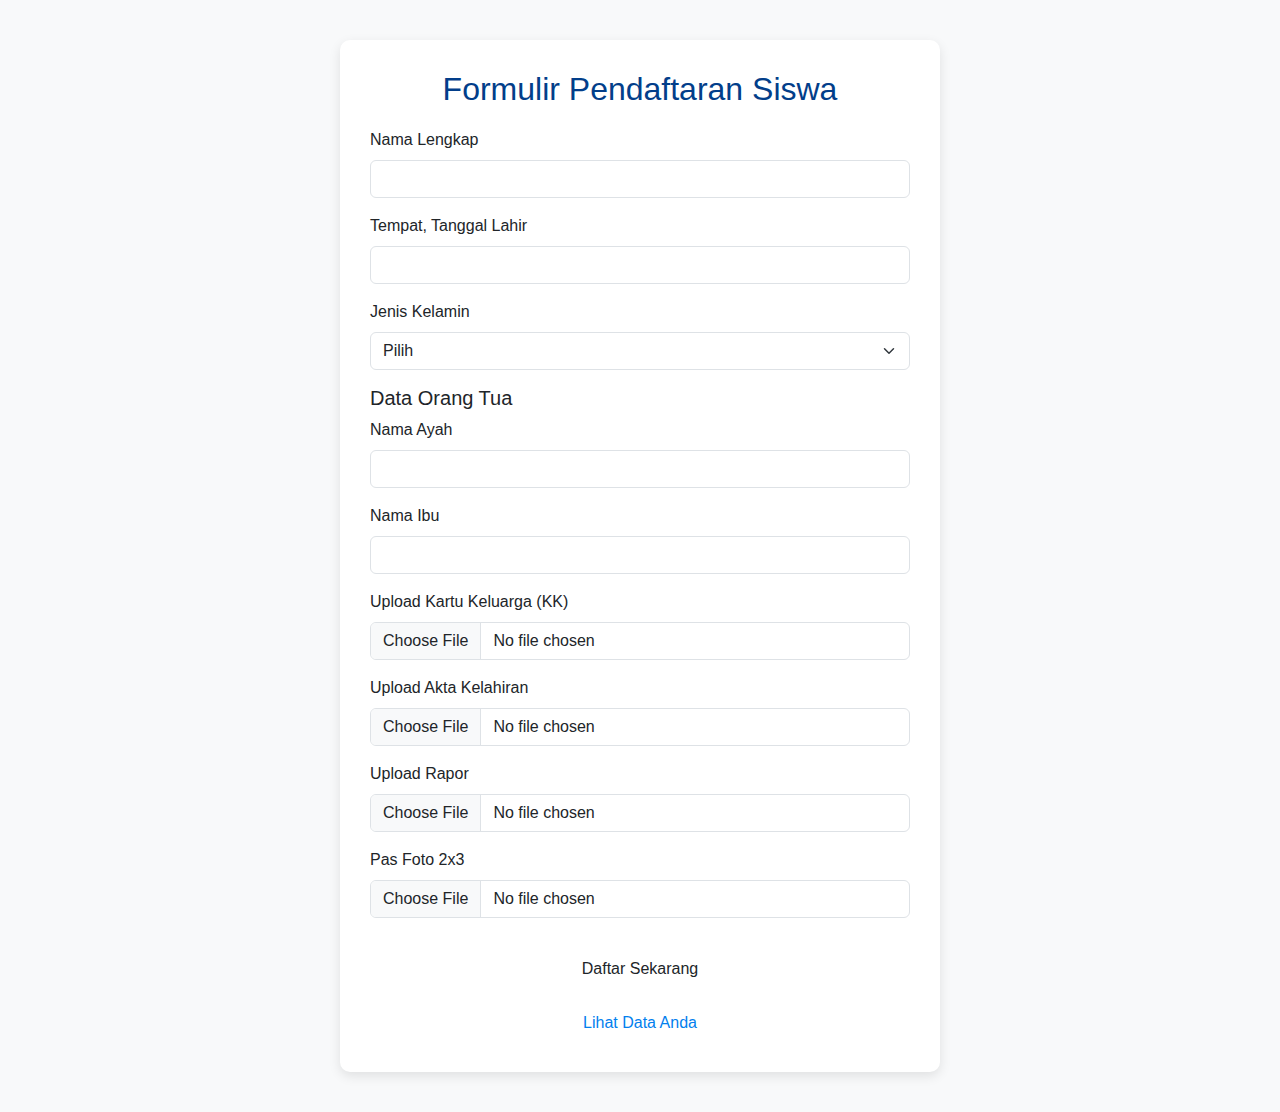
<file: pedaftaran.html>
<!DOCTYPE html>
<html lang="id">

<head>
    <meta charset="UTF-8" />
    <meta name="viewport" content="width=device-width, initial-scale=1.0" />
    <title>Formulir Pendaftaran</title>
    <link href="https://cdn.jsdelivr.net/npm/bootstrap@5.3.0/dist/css/bootstrap.min.css" rel="stylesheet">
    <style>
        body {
            font-family: 'Poppins', sans-serif;
            padding: 40px;
            background-color: #f8f9fa;
        }

        .container {
            max-width: 600px;
            background-color: white;
            padding: 30px;
            border-radius: 10px;
            box-shadow: 0 4px 12px rgba(0, 0, 0, 0.1);
        }

        h2 {
            color: #023e8a;
            text-align: center;
            margin-bottom: 20px;
        }

        button a {
            color: rgb(2, 128, 238);
            border: none;
            text-decoration: none;
        }

        button:hover {
            background-color: #dbdfe5;

        }
    </style>
</head>

<body>
    <div class="container">
        <h2>Formulir Pendaftaran Siswa</h2>
        <form id="formPendaftaran">
            <div class="mb-3">
                <label for="nama" class="form-label">Nama Lengkap</label>
                <input type="text" class="form-control" id="nama" required>
            </div>
            <div class="mb-3">
                <label for="ttl" class="form-label">Tempat, Tanggal Lahir</label>
                <input type="text" class="form-control" id="ttl" required>
            </div>
            <div class="mb-3">
                <label for="jk" class="form-label">Jenis Kelamin</label>
                <select class="form-select" id="jk" required>
                    <option value="">Pilih</option>
                    <option value="Laki-laki">Laki-laki</option>
                    <option value="Perempuan">Perempuan</option>
                </select>
            </div>

            <!-- Data Orang Tua -->
            <h5>Data Orang Tua</h5>
            <div class="mb-3">
                <label for="ayah" class="form-label">Nama Ayah</label>
                <input type="text" class="form-control" id="ayah" required>
            </div>
            <div class="mb-3">
                <label for="ibu" class="form-label">Nama Ibu</label>
                <input type="text" class="form-control" id="ibu" required>
            </div>

            <!-- Tambahan Input File -->
            <div class="mb-3">
                <label for="kk" class="form-label">Upload Kartu Keluarga (KK)</label>
                <input type="file" class="form-control" id="kk" accept=".jpg,.png,.pdf">
            </div>
            <div class="mb-3">
                <label for="akta" class="form-label">Upload Akta Kelahiran</label>
                <input type="file" class="form-control" id="akta" accept=".jpg,.png,.pdf">
            </div>
            <div class="mb-3">
                <label for="rapor" class="form-label">Upload Rapor</label>
                <input type="file" class="form-control" id="rapor" accept=".jpg,.png,.pdf">
            </div>
            <div class="mb-3">
                <label for="foto" class="form-label">Pas Foto 2x3</label>
                <input type="file" class="form-control" id="foto" accept=".jpg,.png">
            </div>

            <button type="submit" class="btn w-100 mt-3">Daftar Sekarang</button>
            <button type="submit" class="btn w-100 mt-3"> <a href="datasiswa.html">Lihat Data Anda</a></button>

        </form>
        <div id="notif" class="alert alert-success mt-3 d-none">Data berhasil disimpan!</div>
    </div>

    <script>
        const form = document.getElementById('formPendaftaran');
        const notif = document.getElementById('notif');

        form.addEventListener('submit', function (e) {
            e.preventDefault();

            const nama = document.getElementById('nama').value.trim();
            const ttl = document.getElementById('ttl').value.trim();
            const jk = document.getElementById('jk').value;
            const ayah = document.getElementById('ayah').value.trim();
            const ibu = document.getElementById('ibu').value.trim();

            const kk = document.getElementById('kk').files[0]?.name || '';
            const akta = document.getElementById('akta').files[0]?.name || '';
            const rapor = document.getElementById('rapor').files[0]?.name || '';
            const foto = document.getElementById('foto').files[0]?.name || '';

            const dataBaru = {
                nama,
                ttl,
                jk,
                ayah,
                ibu,
                kk,
                akta,
                rapor,
                foto
            };

            const dataSiswa = JSON.parse(localStorage.getItem('dataSiswa')) || [];
            dataSiswa.push(dataBaru);
            localStorage.setItem('dataSiswa', JSON.stringify(dataSiswa));

            notif.classList.remove('d-none');
            form.reset();
        });
    </script>
</body>

</html>
</file>
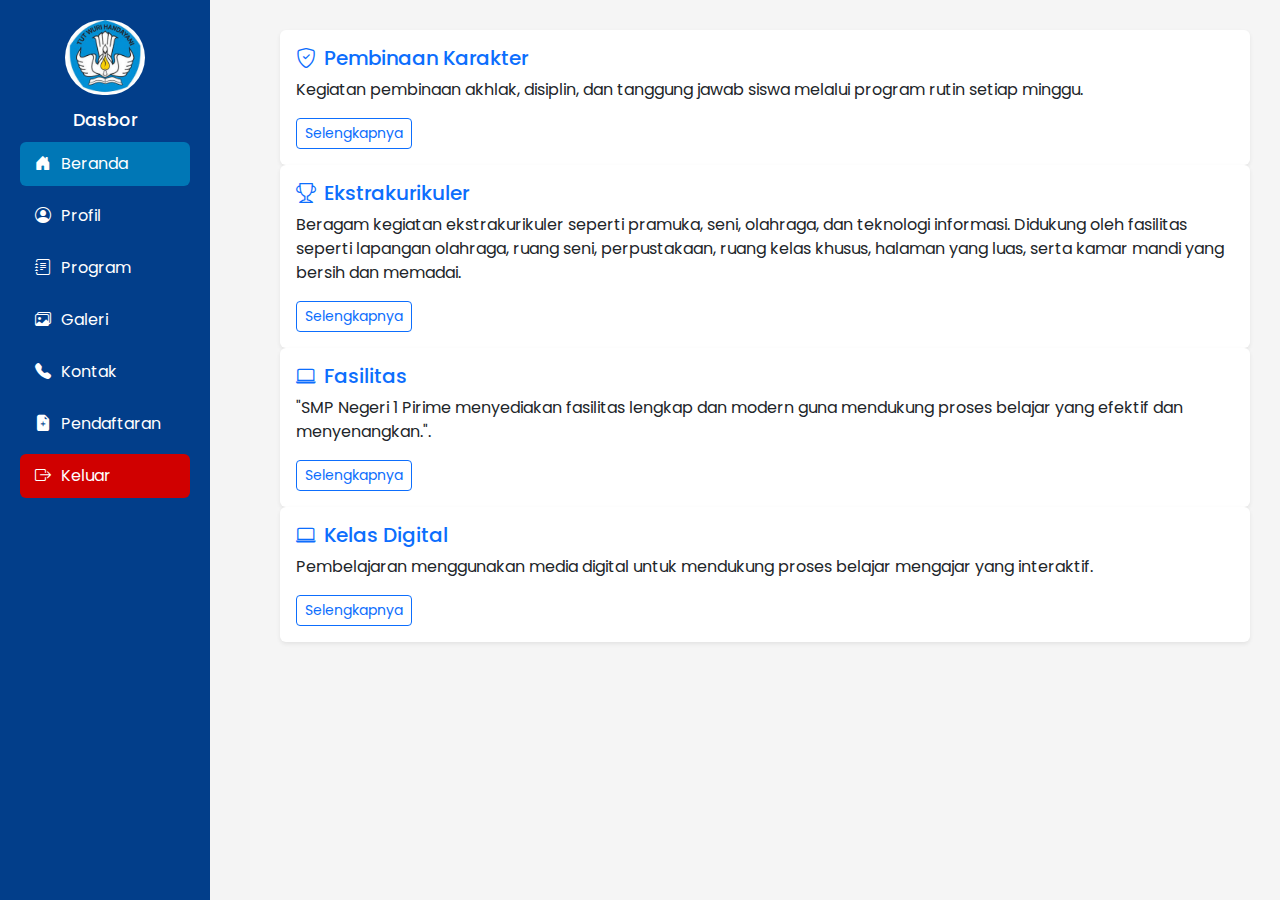
<file: program.html>
<!DOCTYPE html>
<html lang="id">

<head>
    <meta charset="UTF-8" />
    <meta name="viewport" content="width=device-width, initial-scale=1.0" />
    <title>Dasbor - SMP Negeri 1 Pirime</title>
    <link rel="stylesheet" href="css/style.css">
    <link href="https://cdn.jsdelivr.net/npm/bootstrap@5.3.0/dist/css/bootstrap.min.css" rel="stylesheet">
    <link href="https://cdn.jsdelivr.net/npm/bootstrap-icons@1.10.5/font/bootstrap-icons.css" rel="stylesheet">
    <link href="https://fonts.googleapis.com/css2?family=Poppins:wght@400;600&display=swap" rel="stylesheet">

    <style>
        * {
            margin: 0;
            padding: 0;
            box-sizing: border-box;
        }

        body {
            font-family: 'Poppins', sans-serif;
            background-color: #f4f4f4;
            display: flex;
            min-height: 100vh;
        }

        .sidebar {
            width: 210px;
            background-color: #023e8a;
            color: white;
            display: flex;
            flex-direction: column;
            padding: 20px;
            position: fixed;
            height: 100vh;
        }

        .sidebar .logo {
            text-align: center;
            margin-bottom: 10px;
        }

        .sidebar .logo img {
            width: 80px;
            border-radius: 100px;
        }

        .sidebar h2 {
            text-align: center;
            font-size: 1.1rem;
            margin: 5px 0 3px;
            font-weight: 500;
        }

        .menu a {
            display: flex;
            align-items: center;
            padding: 10px 15px;
            margin: 8px 0;
            color: #ffffff;
            text-decoration: none;
            border-radius: 6px;
            transition: background-color 0.3s;
        }

        .menu a i {
            margin-right: 10px;
        }

        .menu a:hover,
        .menu a.active {
            background-color: #0077b6;
        }

        .logout {
            margin-top: auto;
            background-color: #d00000 !important;
        }

        .content {
            margin-left: 250px;
            padding: 30px;
            width: calc(100% - 250px);
        }

        header h1 {
            font-size: 1rem;
            color: #023e8a;
            font-weight: 600;
        }

        header h2 {
            color: #0077b6;
            font-weight: 400;
            font-size: 1.2rem;
        }

        .welcome-box {
            background-color: #caf0f8;
            padding: 20px;
            border-left: 5px solid #0077b6;
            border-radius: 8px;
            margin-top: 20px;
        }

        .stats-box {
            display: flex;
            gap: 20px;
            margin-top: 30px;
            flex-wrap: wrap;
        }

        .stat-card {
            flex: 1 1 200px;
            background-color: #fff;
            padding: 20px;
            border-left: 5px solid #0077b6;
            border-radius: 10px;
            box-shadow: 0 0 10px rgba(0, 0, 0, 0.05);
        }

        .logo-img {
            border-radius: 100px;
        }

        .stat-card h4 {
            margin: 0;
            color: #0077b6;
        }

        footer {
            margin-top: 40px;
            text-align: center;
            font-size: 0.9em;
            color: #666;
        }
    </style>
</head>

<body>
    <aside class="sidebar">
        <div class="logo">
            <img src="img/logo.jpg" alt="Logo IPMP" />
        </div>
        <h2>Dasbor</h2>
        <nav class="menu">
            <a href="dasbor.html" class="active"><i class="bi bi-house-door-fill"></i> Beranda</a>
            <a href="profile.html"><i class="bi bi-person-circle"></i> Profil</a>
            <a href="program.html"><i class="bi bi-journal-text"></i> Program</a>
            <a href="galeri.html"><i class="bi bi-images"></i> Galeri</a>
            <a href="kontak.html"><i class="bi bi-telephone-fill"></i> Kontak</a>
            <a href="daftar.html"><i class="bi bi-file-earmark-plus-fill"></i> Pendaftaran</a>
            <a href="index.html" class="logout"><i class="bi bi-box-arrow-right"></i> Keluar</a>
        </nav>
    </aside>

    <main class="content">
        <!-- Dalam program Pembinaan Karakter -->
        <div class="col program-card animate-on-scroll">
            <div class="card h-100 border-0 shadow-sm">
                <div class="card-body">
                    <h5 class="card-title text-primary">
                        <i class="bi bi-shield-check me-2"></i>Pembinaan Karakter
                    </h5>
                    <p class="card-text">Kegiatan pembinaan akhlak, disiplin, dan tanggung jawab siswa melalui
                        program rutin setiap minggu.</p>
                    <button class="btn btn-sm btn-outline-primary"
                        onclick="tampilkanDetail('karakter')">Selengkapnya</button>
                    <div id="detail-karakter" class="mt-2 text-secondary" style="display: none;"></div>
                </div>
            </div>
        </div>

        <!-- Ekstrakurikuler -->
        <div class="col program-card animate-on-scroll">
            <div class="card h-100 border-0 shadow-sm">
                <div class="card-body">
                    <h5 class="card-title text-primary">
                        <i class="bi bi-trophy me-2"></i>Ekstrakurikuler
                    </h5>
                    <p class="card-text">Beragam kegiatan ekstrakurikuler seperti pramuka, seni, olahraga, dan
                        teknologi informasi. Didukung oleh fasilitas seperti lapangan olahraga, ruang seni,
                        perpustakaan, ruang kelas khusus, halaman yang luas, serta kamar mandi yang bersih dan memadai.
                    </p>
                    <button class="btn btn-sm btn-outline-primary"
                        onclick="tampilkanDetail('ekstra')">Selengkapnya</button>
                    <div id="detail-ekstra" class="mt-2 text-secondary" style="display: none;"></div>
                </div>
            </div>
        </div>
        <!-- ini bagian dari fasilitas sekolah -->
        <div class="col program-card animate-on-scroll">
            <div class="card h-100 border-0 shadow-sm">
                <div class="card-body">
                    <h5 class="card-title text-primary">
                        <i class="bi bi-laptop me-2"></i>Fasilitas
                    </h5>
                    <p class="card-text">"SMP Negeri 1 Pirime menyediakan fasilitas lengkap dan modern guna mendukung
                        proses belajar yang efektif dan menyenangkan.".</p>
                    <button class="btn btn-sm btn-outline-primary"
                        onclick="tampilkanDetail('Fasilitas')">Selengkapnya</button>
                    <div id="detail-Fasilitas" class="mt-2 text-secondary" style="display: none;"></div>
                </div>
            </div>
        </div>
        <!-- Kelas Digital -->
        <div class="col program-card animate-on-scroll">
            <div class="card h-100 border-0 shadow-sm">
                <div class="card-body">
                    <h5 class="card-title text-primary">
                        <i class="bi bi-laptop me-2"></i>Kelas Digital
                    </h5>
                    <p class="card-text">Pembelajaran menggunakan media digital untuk mendukung proses belajar
                        mengajar yang interaktif.</p>
                    <button class="btn btn-sm btn-outline-primary"
                        onclick="tampilkanDetail('digital')">Selengkapnya</button>
                    <div id="detail-digital" class="mt-2 text-secondary" style="display: none;"></div>
                </div>
            </div>
        </div>
    </main>


    <style>
        .program-header {
            display: flex;
            align-items: center;
            gap: 15px;
            margin-bottom: 15px;
        }

        .program-header img {
            width: 70px;
            height: 70px;
            object-fit: contain;
        }

        .program-header h6 {
            margin: 0;
            font-size: 1.2rem;
            font-weight: 600;
            color: #333;
        }
    </style>

    <script>
        const detailProgram = {
            karakter: `
                    <div class="program-header">
                        <img src="img/karakter.png" alt="Ikon Karakter">
                        <h6>Visi Pembinaan Karakter</h6>
                    </div>
                    <p>Program ini bertujuan untuk membentuk pribadi siswa yang berakhlak mulia, disiplin, dan bertanggung jawab. 
                    Nilai-nilai karakter yang ditanamkan mencakup kejujuran, tanggung jawab, kerja keras, gotong royong, dan kepedulian sosial.</p>
                    
                    <h6 class="fw-bold text-dark mt-4">Kegiatan Utama</h6>
                    <ul>
                        <li>Upacara bendera dan apel pagi dengan pembacaan nilai-nilai Pancasila</li>
                        <li>Mentoring dan bimbingan konseling karakter setiap minggu</li>
                        <li>Pemutaran film edukatif dan diskusi nilai</li>
                        <li>Program kebersihan dan budaya antre di kamar mandi & kantin</li>
                        <li>Pelatihan etika dan perilaku baik di dalam maupun luar kelas</li>
                    </ul>
                `,

            ekstra: `
                    <div class="program-header">
                        <img src="img/ekstra.png" alt="Ikon Ekstrakurikuler">
                        <h6>Kegiatan Ekstrakurikuler</h6>
                    </div>
                    <p>SMP Negeri 1 Pirime menyediakan beragam kegiatan ekstrakurikuler yang bertujuan mengembangkan minat dan bakat siswa 
                    secara menyeluruh, baik di bidang seni, olahraga, maupun teknologi.</p>
        
                    <h6 class="fw-bold text-dark mt-4">Pilihan Kegiatan</h6>
                    <ul>
                        <li>Pramuka: Melatih kepemimpinan, kedisiplinan, dan kemandirian</li>
                        <li>Paduan Suara & Seni Tari Daerah: Mengekspresikan budaya dan seni tradisional</li>
                        <li>Olahraga: Sepak bola, voli, dan atletik di lapangan serbaguna sekolah</li>
                        <li>Kelompok Teknologi Informasi: Pelatihan coding, desain grafis, dan pengenalan perangkat lunak</li>
                    </ul>
        
                    <h6 class="fw-bold text-dark mt-4">Fasilitas Pendukung</h6>
                    <p>Didukung oleh aula serbaguna, lapangan olahraga, ruang seni, dan perpustakaan yang nyaman dan lengkap.</p>
                `,
            Fasilitas: `
    <div class="program-header">
        <img src="img/logo.jpg" alt="Fasilitas Sekolah">
        <h3>Fasilitas Sekolah</h3>
    </div>
    <p>SMP Negeri 1 Pirime memiliki fasilitas yang lengkap dan mendukung untuk kegiatan belajar mengajar serta pengembangan minat dan bakat siswa. 
    Seluruh fasilitas dirancang agar nyaman, aman, dan mendukung proses pendidikan yang holistik.</p>

    <div class="sub-section">
        <img src="img/3pirime.jpg" alt="Ruang Kelas">
        <h3>Ruang Kelas</h3>
    </div>
    <p>Setiap ruang kelas dilengkapi dengan papan tulis, proyektor LCD, meja dan kursi ergonomis, serta ventilasi dan pencahayaan yang baik.</p>

    <div class="sub-section">
        <img src="img/guru.png" alt="Ruang Guru">
        <h6>Ruang Guru & Kantor TU</h6>
    </div>
    <p>Ruang guru difungsikan untuk perencanaan pembelajaran dan diskusi. Kantor tata usaha melayani administrasi sekolah secara profesional.</p>

    <div class="sub-section">
        <img src="img/perpus.png" alt="Perpustakaan">
        <h6>Perpustakaan Sekolah</h6>
    </div>
    <p>Perpustakaan dilengkapi koleksi buku pelajaran, literatur umum, komputer, dan ruang baca yang mendukung budaya literasi siswa.</p>

    <div class="sub-section">
        <img src="img/komputer.png" alt="Laboratorium Komputer">
        <h6>Laboratorium Komputer</h6>
    </div>
    <p>Lab komputer memiliki perangkat modern dan koneksi internet stabil untuk pembelajaran teknologi dan coding.</p>

    <div class="sub-section">
        <img src="img/olahraga.png" alt="Lapangan Olahraga">
        <h6>Lapangan & Sarana Olahraga</h6>
    </div>
    <p>Lapangan multifungsi untuk sepak bola, voli, dan atletik mendukung kegiatan fisik dan pengembangan karakter siswa.</p>

    <div class="sub-section">
        <img src="img/aula.png" alt="Aula Serbaguna">
        <h6>Aula Serbaguna</h6>
    </div>
    <p>Aula digunakan untuk pertemuan, upacara, pentas seni, dan kegiatan sekolah lainnya.</p>

    <div class="sub-section">
        <img src="img/toilet.png" alt="Toilet Sekolah">
        <h6>Toilet & Area Kebersihan</h6>
    </div>
    <p>Toilet bersih dan terawat, dilengkapi area cuci tangan untuk mendukung kebiasaan hidup sehat.</p>

    <div class="sub-section">
        <img src="img/halaman.png" alt="Halaman Sekolah">
        <h6>Halaman Sekolah</h6>
    </div>
    <p>Halaman sekolah luas dan tertata dengan taman, tempat duduk, dan lingkungan asri yang nyaman.</p>
`,
            digital: `
                    <div class="program-header">
                        <img src="img/digital.png" alt="Ikon Kelas Digital">
                        <h6>Transformasi Kelas Digital</h6>
                    </div>
                    <p>SMP Negeri 1 Pirime mengintegrasikan teknologi dalam proses pembelajaran melalui program Kelas Digital.</p>
        
                    <h6 class="fw-bold text-dark mt-4">Teknologi yang Digunakan</h6>
                    <ul>
                        <li>Google Classroom untuk pembagian tugas dan materi</li>
                        <li>LCD Proyektor di setiap ruang kelas untuk presentasi interaktif</li>
                        <li>Chromebook untuk siswa dalam sesi praktikum teknologi</li>
                        <li>Video pembelajaran & simulasi melalui YouTube Edu</li>
                    </ul>
        
                    <h6 class="fw-bold text-dark mt-4">Ruang Penunjang</h6>
                    <p>Kelas digital dilengkapi dengan ruang ber-AC, koneksi Wi-Fi stabil, laboratorium komputer, dan perpustakaan digital. 
                    Suasana belajar dibuat interaktif dan nyaman.</p>
                `
        };

        function tampilkanDetail(id) {
            const elemen = document.getElementById(`detail-${id}`);
            if (elemen.style.display === 'none' || elemen.innerHTML === '') {
                elemen.innerHTML = detailProgram[id];
                elemen.style.display = 'block';
            } else {
                elemen.style.display = 'none';
            }
        }
    </script>



    <script>
        const dataSiswa = JSON.parse(localStorage.getItem('dataSiswa')) || [];
        const tbody = document.getElementById('tabelSiswa');

        dataSiswa.forEach((siswa, index) => {
            const row = document.createElement('tr');
            row.innerHTML = `
<td>${index + 1}</td>
<td>${siswa.nama}</td>
<td>${siswa.ttl}</td>
<td>${siswa.jk}</td>
`;
            tbody.appendChild(row);
        });
    </script>
    <script>
        const observer = new IntersectionObserver((entries) => {
            entries.forEach(entry => {
                if (entry.isIntersecting) {
                    entry.target.classList.add('active');
                }
            });
        });

        document.querySelectorAll('.animate-on-scroll').forEach(el => {
            observer.observe(el);
        });
    </script>

</body>

</html>
</file>
<file: css/style.css>
body {
  display: flex;
  margin: 0;
  font-family: Arial, sans-serif;
}

.sidebar {
  width: 200px;
  height: 100vh;
  position: fixed;
  left: 0;
  top: 0;
  background-color: #003366;
  color: white;
  padding: 20px 10px;
}

.content {
  margin-left: 250px;
  padding: 20px;
  width: calc(100% - 200px);
  background-color: #f5f5f5;
  min-height: 100vh;
}
</file>
